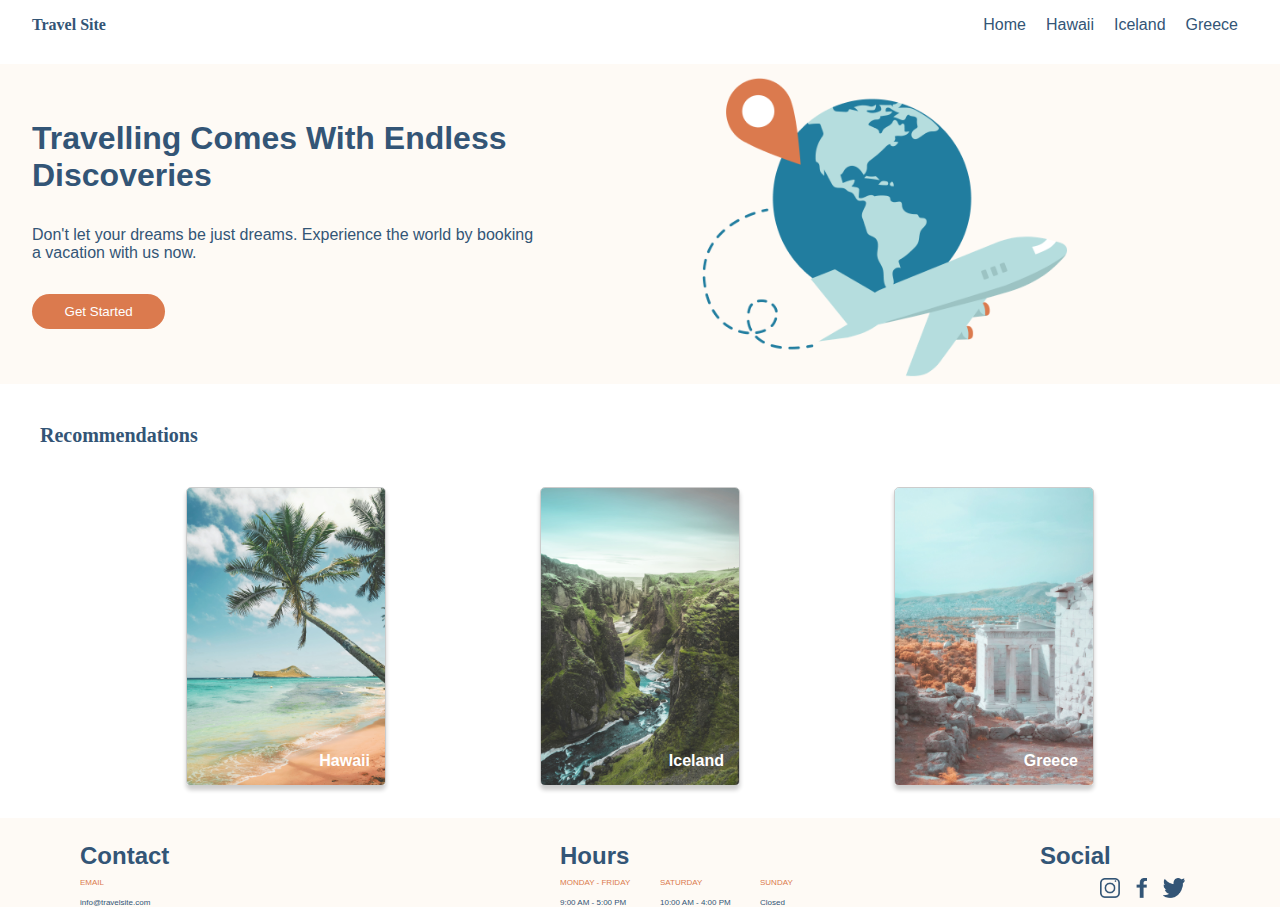
<file: index.html>
<!DOCTYPE html>
<html lang="en">

<head>
    <meta charset="UTF-8">
    <meta http-equiv="X-UA-Compatible" content="IE=edge">
    <meta name="viewport" content="width=device-width, initial-scale=1.0">
    <title>Travel Site</title>
    <link rel="stylesheet" type="text/css" href="sass/main.css" </head>

<body>
    <header>
        <nav class="nav">
            <div class="header__title">
                Travel Site
            </div>
            <ul class="nav__list">
                <li><a class="nav__link" href="/index.html">Home</a></li>
                <li><a class="nav__link" href="/pages/hawaii.html">Hawaii</a></li>
                <li><a class="nav__link" href="/pages/iceland.html">Iceland</a></li>
                <li><a class="nav__link" href="/pages/greece.html">Greece</a></li>
            </ul>
        </nav>
    </header>

    <section class="hero">
        <div class="hero__column">
            <div class="hero__content">
                Travelling Comes With Endless Discoveries
            </div>
            <div class="hero__slogan">
                Don't let your dreams be just dreams. Experience the world by booking a vacation with us now.
            </div>
            <button class="hero__button">
                Get Started
            </button>
        </div>
        <img class="hero__picture" src="/assets/images/hero.png" alt="logo">
    </section>

    <section class="recommendations">
        Recommendations
    </section>

    <div class="recommendations_container">
        <div class="recommendations_product">
            <a href="/pages/hawaii.html"> 
                <img class="recommendations_img" src="/assets/images/hawaii.jpg" alt="Location 1">
                <div class="product-description">
                    Hawaii
                </div>
            </a>
        </div>

        <div class="recommendations_product">
            <a href="/pages/iceland.html">
                <img class="recommendations_img" src="/assets/images/iceland.jpg" alt="Location 2">
                <div class="product-description">
                    Iceland
                </div>
            </a>
        </div>

        <div class="recommendations_product">
            <a href="/pages/greece.html">
                <img class="recommendations_img" src="/assets/images/greece.jpg" alt="Location 3">
                <div class="product-description">
                    Greece
                </div>
            </a>
        </div>
    </div>


    <footer class="footer">

        <div class="footer_container">

            <div class="footer_titles">
                Contact
            </div>
            <div class="footer_titles">
                Hours
            </div>
            <div class="footer_titles">
                Social
            </div>

        </div>

        <div class="footer_container--right">
            <div class="footer_subtitles">
                EMAIL
            </div>
            <div class="footer_subtitles">
                MONDAY - FRIDAY
            </div>
            <div class="footer_subtitles">
                SATURDAY
            </div>
            <div class="footer_subtitles">
                SUNDAY
            </div>
            <div class="icons">
                <img class="logos" src="assets/images/Icons/icon-instagram.png">
                <img class="logos" src="assets/images/Icons/icon-facebook.png">
                <img class="logos" src="assets/images/Icons/icon-twitter.png">
            </div>


        </div>

        <div class="footer_content">
            <div class="footer_content--info">
                info@travelsite.com
            </div>
            <div class="footer_content--info">
                9:00 AM - 5:00 PM
            </div>
            <div class="footer_content--info">
                10:00 AM - 4:00 PM
            </div>
            <div class="footer_content--info">
                Closed
            </div>

        </div>


        </div>

</body>

</html>
</file>
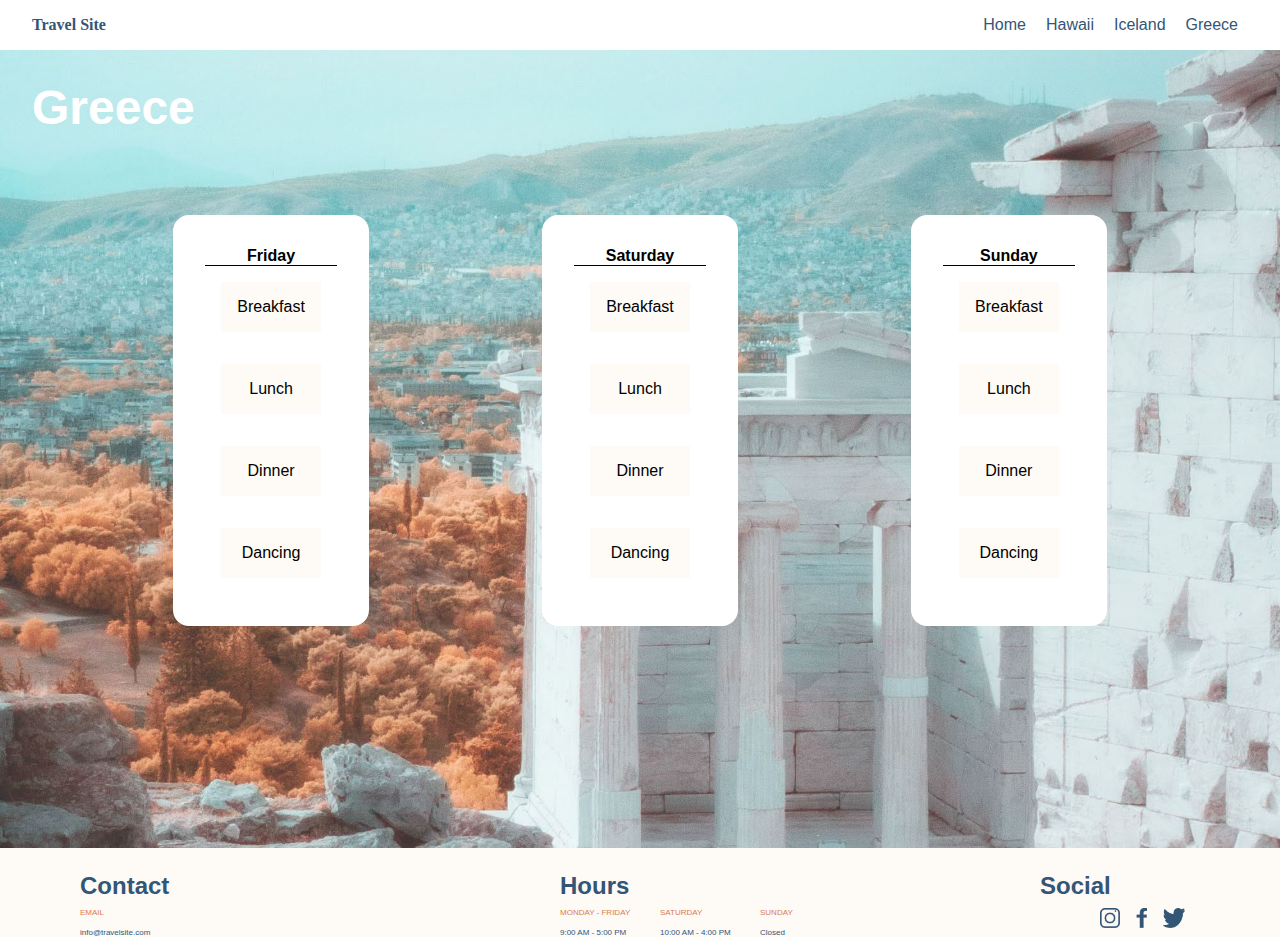
<file: pages/greece.html>
<!DOCTYPE html>
<html lang="en">
<head>
    <meta charset="UTF-8">
    <meta http-equiv="X-UA-Compatible" content="IE=edge">
    <meta name="viewport" content="width=device-width, initial-scale=1.0">
    <title>Travel Site</title>
    <link rel="stylesheet" type="text/css" href="/sass/main.css"
</head>
<body>
    <header>
        <nav class = "nav">
            <div class = "header__title">
                Travel Site
            </div>
            <ul class = "nav__list">
              <li><a class = "nav__link" href="/index.html">Home</a></li>
              <li><a class = "nav__link" href="hawaii.html">Hawaii</a></li>
              <li><a class = "nav__link" href="iceland.html">Iceland</a></li>
              <li><a class = "nav__link" href="greece.html">Greece</a></li>
            </ul>
          </nav>
    </header>

<section class = "pages-greece">

    <article class = "pages-greece_location">
        Greece
    </article>

    <section class = "itinerary">
    <ul class = "itinerary_day">
        <li class = "day_week">Friday</li>
        <li class = "day_meal">Breakfast</li>
        <li class = "day_meal">Lunch</li>
        <li class = "day_meal">Dinner</li>
        <li class = "day_meal">Dancing</li>
    </ul>

    <ul class = "itinerary_day">
        <li class = "day_week">Saturday</li>
        <li class = "day_meal">Breakfast</li>
        <li class = "day_meal">Lunch</li>
        <li class = "day_meal">Dinner</li>
        <li class = "day_meal">Dancing</li>
    </ul>

    <ul class = "itinerary_day">
        <li class = "day_week">Sunday</li>
        <li class = "day_meal">Breakfast</li>
        <li class = "day_meal">Lunch</li>
        <li class = "day_meal">Dinner</li>
        <li class = "day_meal">Dancing</li>
    </ul>

    </section>

</section>

  <footer class = "footer">

    <div class = "footer_container">
    
        <div class = "footer_titles">
            Contact
        </div>
        <div class = "footer_titles">
            Hours
        </div>
        <div class = "footer_titles">
            Social
        </div>

    </div>  

  <div class = "footer_container--right">
    <div class = "footer_subtitles">
        EMAIL
    </div>
    <div class = "footer_subtitles">
        MONDAY - FRIDAY
    </div>
    <div class = "footer_subtitles">
        SATURDAY
    </div>
    <div class = "footer_subtitles">
        SUNDAY
    </div>
    <div class ="icons">
        <img class = "logos" src ="/assets/images/Icons/icon-instagram.png">
        <img class = "logos" src ="/assets/images/Icons/icon-facebook.png">
        <img class = "logos" src ="/assets/images/Icons/icon-twitter.png">
    </div>
    

  </div>

  <div class = "footer_content">
    <div class = "footer_content--info">
        info@travelsite.com
    </div>
    <div class = "footer_content--info">
        9:00 AM - 5:00 PM
    </div>
    <div class = "footer_content--info">
        10:00 AM - 4:00 PM
    </div>
    <div class = "footer_content--info">
        Closed
    </div>

  </div>


  </div>

</body>
</html>
</file>
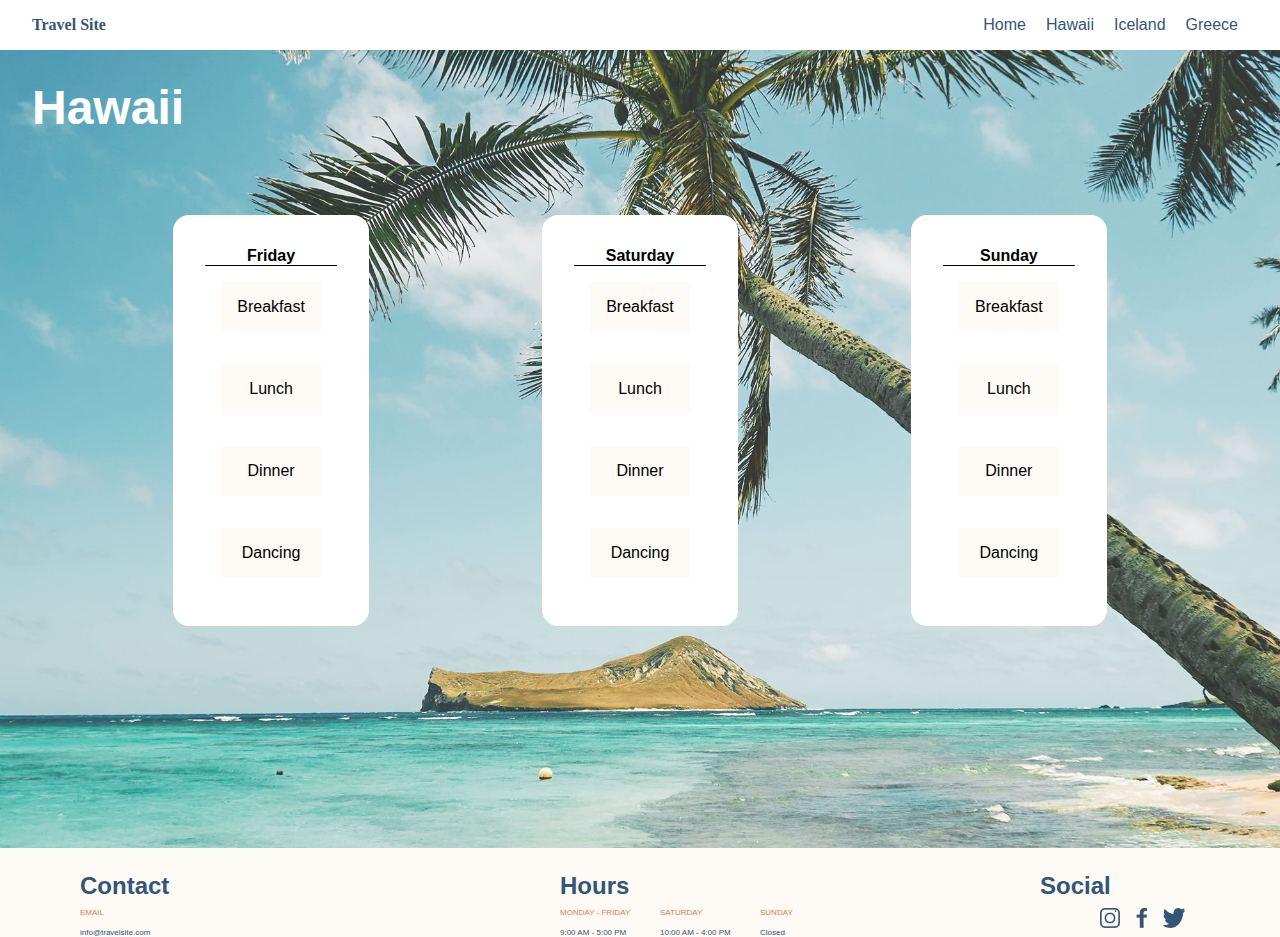
<file: pages/hawaii.html>
<!DOCTYPE html>
<html lang="en">
<head>
    <meta charset="UTF-8">
    <meta http-equiv="X-UA-Compatible" content="IE=edge">
    <meta name="viewport" content="width=device-width, initial-scale=1.0">
    <title>Travel Site</title>
    <link rel="stylesheet" type="text/css" href="/sass/main.css"
</head>
<body>
    <header>
        <nav class = "nav">
            <div class = "header__title">
                Travel Site
            </div>
            <ul class = "nav__list">
              <li><a class = "nav__link" href="/index.html">Home</a></li>
              <li><a class = "nav__link" href="hawaii.html">Hawaii</a></li>
              <li><a class = "nav__link" href="iceland.html">Iceland</a></li>
              <li><a class = "nav__link" href="greece.html">Greece</a></li>
            </ul>
          </nav>
    </header>

<section class = "pages-hawaii">

    <article class = "pages-hawaii_location">
        Hawaii
    </article>

    <section class = "itinerary">
    <ul class = "itinerary_day">
        <li class = "day_week">Friday</li>
        <li class = "day_meal">Breakfast</li>
        <li class = "day_meal">Lunch</li>
        <li class = "day_meal">Dinner</li>
        <li class = "day_meal">Dancing</li>
    </ul>

    <ul class = "itinerary_day">
        <li class = "day_week">Saturday</li>
        <li class = "day_meal">Breakfast</li>
        <li class = "day_meal">Lunch</li>
        <li class = "day_meal">Dinner</li>
        <li class = "day_meal">Dancing</li>
    </ul>

    <ul class = "itinerary_day">
        <li class = "day_week">Sunday</li>
        <li class = "day_meal">Breakfast</li>
        <li class = "day_meal">Lunch</li>
        <li class = "day_meal">Dinner</li>
        <li class = "day_meal">Dancing</li>
    </ul>

    </section>

</section>

  <footer class = "footer">

    <div class = "footer_container">
    
        <div class = "footer_titles">
            Contact
        </div>
        <div class = "footer_titles">
            Hours
        </div>
        <div class = "footer_titles">
            Social
        </div>

    </div>  

  <div class = "footer_container--right">
    <div class = "footer_subtitles">
        EMAIL
    </div>
    <div class = "footer_subtitles">
        MONDAY - FRIDAY
    </div>
    <div class = "footer_subtitles">
        SATURDAY
    </div>
    <div class = "footer_subtitles">
        SUNDAY
    </div>
    <div class ="icons">
        <img class = "logos" src ="/assets/images/Icons/icon-instagram.png">
        <img class = "logos" src ="/assets/images/Icons/icon-facebook.png">
        <img class = "logos" src ="/assets/images/Icons/icon-twitter.png">
    </div>
    

  </div>

  <div class = "footer_content">
    <div class = "footer_content--info">
        info@travelsite.com
    </div>
    <div class = "footer_content--info">
        9:00 AM - 5:00 PM
    </div>
    <div class = "footer_content--info">
        10:00 AM - 4:00 PM
    </div>
    <div class = "footer_content--info">
        Closed
    </div>

  </div>


  </div>

</body>
</html>
</file>
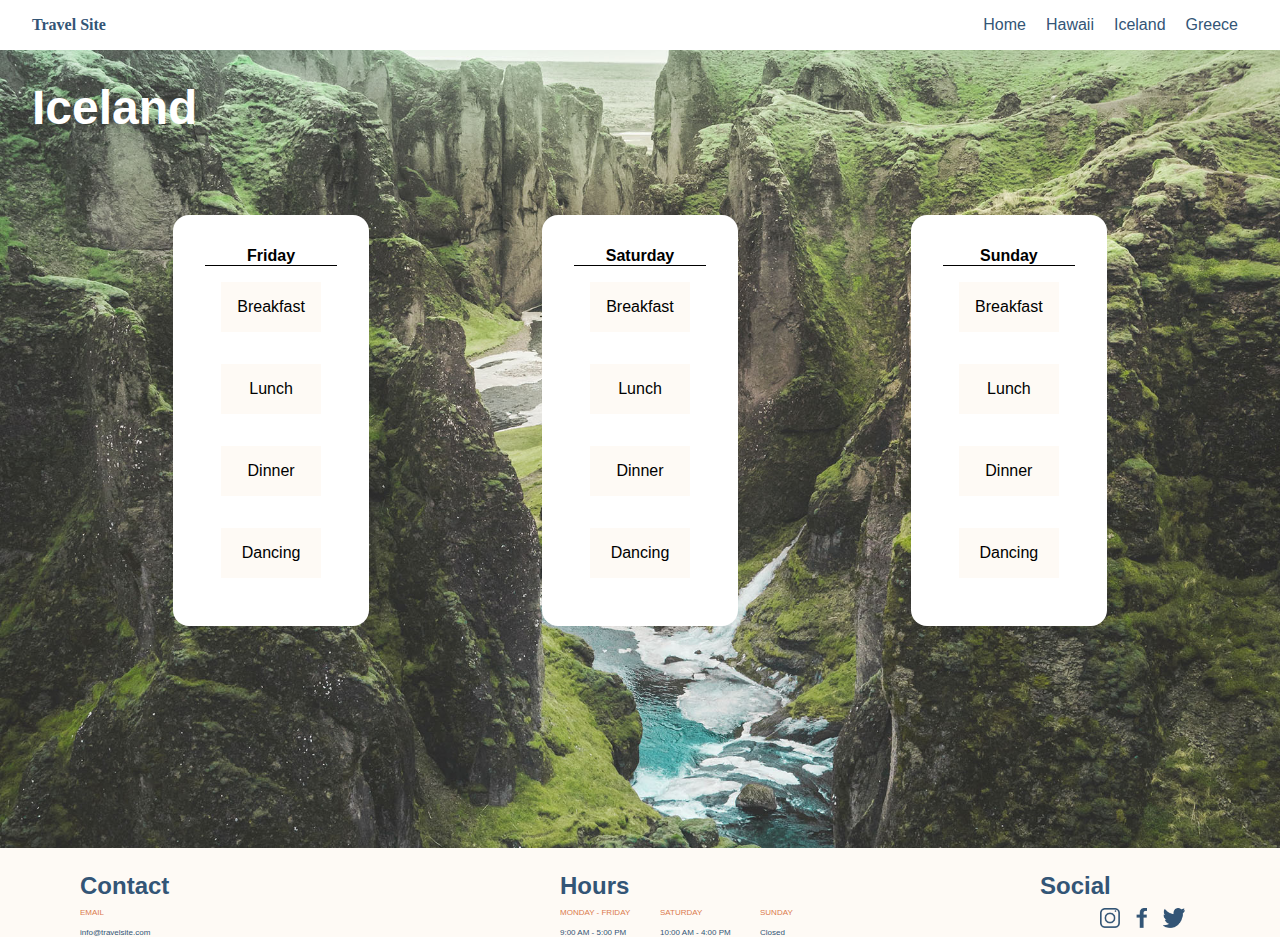
<file: pages/iceland.html>
<!DOCTYPE html>
<html lang="en">
<head>
    <meta charset="UTF-8">
    <meta http-equiv="X-UA-Compatible" content="IE=edge">
    <meta name="viewport" content="width=device-width, initial-scale=1.0">
    <title>Travel Site</title>
    <link rel="stylesheet" type="text/css" href="/sass/main.css"
</head>
<body>
    <header>
        <nav class = "nav">
            <div class = "header__title">
                Travel Site
            </div>
            <ul class = "nav__list">
              <li><a class = "nav__link" href="/index.html">Home</a></li>
              <li><a class = "nav__link" href="hawaii.html">Hawaii</a></li>
              <li><a class = "nav__link" href="iceland.html">Iceland</a></li>
              <li><a class = "nav__link" href="greece.html">Greece</a></li>
            </ul>
          </nav>
    </header>

<section class = "pages-iceland">

    <article class = "pages-iceland_location">
        Iceland
    </article>

    <section class = "itinerary">
    <ul class = "itinerary_day">
        <li class = "day_week">Friday</li>
        <li class = "day_meal">Breakfast</li>
        <li class = "day_meal">Lunch</li>
        <li class = "day_meal">Dinner</li>
        <li class = "day_meal">Dancing</li>
    </ul>

    <ul class = "itinerary_day">
        <li class = "day_week">Saturday</li>
        <li class = "day_meal">Breakfast</li>
        <li class = "day_meal">Lunch</li>
        <li class = "day_meal">Dinner</li>
        <li class = "day_meal">Dancing</li>
    </ul>

    <ul class = "itinerary_day">
        <li class = "day_week">Sunday</li>
        <li class = "day_meal">Breakfast</li>
        <li class = "day_meal">Lunch</li>
        <li class = "day_meal">Dinner</li>
        <li class = "day_meal">Dancing</li>
    </ul>

    </section>

</section>

  <footer class = "footer">

    <div class = "footer_container">
    
        <div class = "footer_titles">
            Contact
        </div>
        <div class = "footer_titles">
            Hours
        </div>
        <div class = "footer_titles">
            Social
        </div>

    </div>  

  <div class = "footer_container--right">
    <div class = "footer_subtitles">
        EMAIL
    </div>
    <div class = "footer_subtitles">
        MONDAY - FRIDAY
    </div>
    <div class = "footer_subtitles">
        SATURDAY
    </div>
    <div class = "footer_subtitles">
        SUNDAY
    </div>
    <div class ="icons">
        <img class = "logos" src ="/assets/images/Icons/icon-instagram.png">
        <img class = "logos" src ="/assets/images/Icons/icon-facebook.png">
        <img class = "logos" src ="/assets/images/Icons/icon-twitter.png">
    </div>
    

  </div>

  <div class = "footer_content">
    <div class = "footer_content--info">
        info@travelsite.com
    </div>
    <div class = "footer_content--info">
        9:00 AM - 5:00 PM
    </div>
    <div class = "footer_content--info">
        10:00 AM - 4:00 PM
    </div>
    <div class = "footer_content--info">
        Closed
    </div>

  </div>


  </div>

</body>
</html>
</file>
<file: sass/main.css>
.header {
  text-align: center;
  padding-top: 1em;
  margin-bottom: 1em;
}
.header__title {
  font-family: "Verdana";
  color: #335576;
  font-weight: bold;
  padding: 0;
  margin: 0;
}
.header__tagline {
  font-family: "Verdana";
  color: red;
  font-weight: bold;
  padding: 0;
  margin: 0;
}
.header__tagline span {
  font-size: 1.5rem;
}

html,
body {
  margin: 0;
  padding: 0;
  font-family: Verdana, Geneva, Tahoma, sans-serif;
  box-sizing: border-box;
}

*,
*::before,
*::after {
  box-sizing: inherit;
}

.nav {
  padding: 1rem 2rem 1rem 2rem;
  background: #FFFFFF;
  width: 100%;
  margin: 0 auto;
  display: flex;
  position: fixed;
  top: 0em;
}
.nav__list {
  display: flex;
  justify-content: flex-end;
  margin: 0 0 0 auto;
  list-style: none;
}
.nav__link {
  padding-left: 10px;
  padding-right: 10px;
  text-decoration: none;
  font-weight: 400;
  color: #335576;
}
.nav__link--active, .nav__link:hover {
  text-decoration: underline;
  font-weight: bold;
  text-decoration-color: #DB7A4E;
  text-decoration-thickness: 2px;
  text-underline-offset: 10px;
}
.hero {
  display: flex;
  margin-top: 4em;
  padding: 1em 2em 1em 2em;
  height: 20em;
  width: 100%;
  align-items: center;
  background-color: #FEFAF5;
}
.hero__column {
  display: flex;
  flex-direction: column;
}
.hero__content {
  color: #335576;
  justify-content: left;
  flex: 1;
  font-weight: bold;
  font-size: 2em;
  margin-bottom: 1em;
  width: 75%;
}
.hero__slogan {
  color: #335576;
  justify-content: left;
  flex: 1;
  margin-bottom: 2em;
  width: 75%;
}
.hero__button {
  flex: 1;
  background-color: #DB7A4E;
  color: white;
  border: none;
  border-radius: 20px;
  padding: 10px 20px;
  width: 10em;
  font-weight: 400;
}
.hero__picture {
  justify-content: right;
  width: 30%;
  height: auto;
}

.recommendations {
  font-family: "Verdana";
  color: #335576;
  font-weight: bold;
  font-size: 1.25em;
  margin: 2em 2em 2em 2em;
  display: flex;
}
.recommendations_container {
  display: flex;
  margin: 2em;
  justify-content: space-evenly;
  position: relative;
}
.recommendations_product {
  display: flex;
  position: relative;
}
.recommendations_img {
  display: flex;
  width: 200px;
  height: auto;
  border-radius: 5px;
  border: 1px solid rgba(0, 0, 0, 0.2);
  box-shadow: 0 4px 4px rgba(0, 0, 0, 0.2);
}

.product-description {
  font-size: 1em;
  bottom: 1rem;
  position: absolute;
  right: 1rem;
  color: white;
  font-weight: bold;
}

.footer {
  background-color: #FEFAF5;
  padding-top: 1rem;
}
.footer_container {
  display: flex;
  justify-content: space-between;
  margin-left: 5rem;
  margin-right: 5rem;
}
.footer_titles {
  color: #335576;
  font-size: 1.5rem;
  font-weight: bold;
  padding-top: 0.5rem;
  padding-bottom: 0.5rem;
  width: 75%;
}
.footer_titles:last-child {
  color: #335576;
  font-size: 1.5rem;
  font-weight: bold;
  width: 25%;
}
.footer_container--right {
  display: flex;
  margin-left: 5rem;
}
.footer_subtitles:first-child {
  color: #DB7A4E;
  width: 40%;
  font-size: 0.5em;
}
.footer_subtitles {
  display: flex;
  color: #DB7A4E;
  width: 100px;
  font-size: 0.5em;
}

.footer_content {
  display: flex;
  margin-left: 5rem;
}
.footer_content--info:first-child {
  color: #335576;
  width: 40%;
  font-size: 0.5em;
}
.footer_content--info {
  color: #335576;
  width: 100px;
  font-size: 0.5em;
}

.icons {
  display: flex;
  padding-left: 14rem;
}

.logos {
  display: flex;
  width: auto;
  height: 20px;
  padding-left: 1rem;
}

.pages-greece {
  background-image: url("/assets/images/greece.jpg");
  background-size: cover;
  margin-top: 3rem;
  width: 100%;
  height: 50rem;
  background-position: center;
}
.pages-greece_location {
  color: white;
  font-size: 3rem;
  font-weight: bold;
  padding-left: 2rem;
  padding-top: 2rem;
  padding-bottom: 2rem;
}
.pages-hawaii {
  background-image: url("/assets/images/hawaii.jpg");
  background-size: cover;
  margin-top: 3rem;
  width: 100%;
  height: 50rem;
  background-position: center;
}
.pages-hawaii_location {
  color: white;
  font-size: 3rem;
  font-weight: bold;
  padding-left: 2rem;
  padding-top: 2rem;
  padding-bottom: 2rem;
}
.pages-iceland {
  background-image: url("/assets/images/iceland.jpg");
  background-size: cover;
  margin-top: 3rem;
  width: 100%;
  height: 50rem;
  background-position: center;
}
.pages-iceland_location {
  color: white;
  font-size: 3rem;
  font-weight: bold;
  padding-left: 2rem;
  padding-top: 2rem;
  padding-bottom: 2rem;
}

.itinerary {
  padding-top: 2rem;
  display: flex;
  justify-content: space-evenly;
}
.itinerary_day {
  display: flex;
  background-color: white;
  flex-direction: column;
  list-style: none;
  justify-content: center;
  margin-left: 0;
  padding: 2rem;
  border-radius: 1rem;
}

.day_week {
  font-weight: bold;
  list-style: none;
  display: flex;
  align-items: center;
  justify-content: center;
  border-bottom: 1px solid black;
}

.day_meal {
  list-style: none;
  display: flex;
  align-items: center;
  justify-content: center;
  padding: 1rem;
  background-color: #FEFAF5;
  margin: 1rem;
}/*# sourceMappingURL=main.css.map */
</file>
